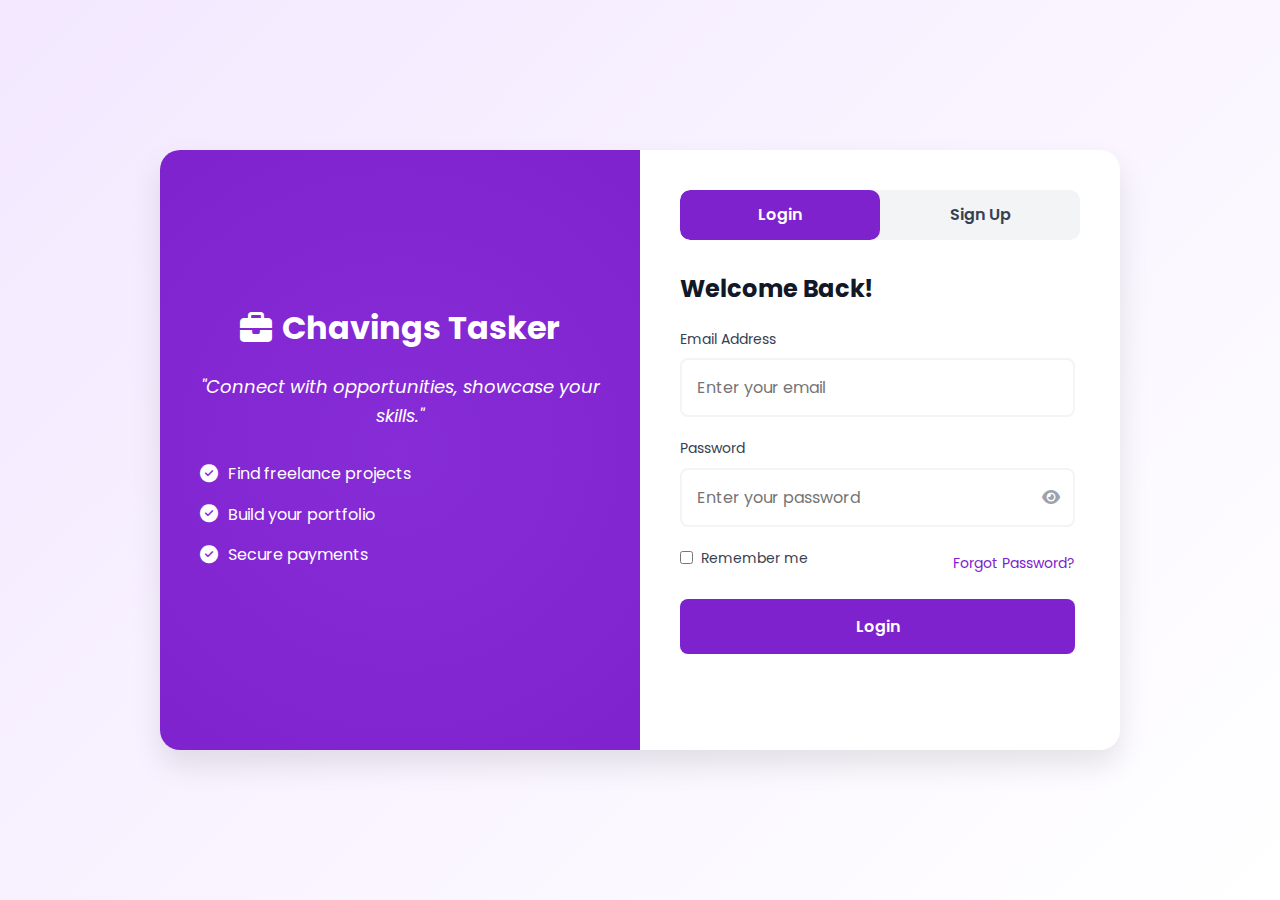
<file: Get-started.html>
<!DOCTYPE html>
<html lang="en">

<head>
    <meta charset="UTF-8">
    <meta name="viewport" content="width=device-width, initial-scale=1.0">
    <title> Chavings Tasker - Login & Signup</title>
    <link href="https://fonts.googleapis.com/css2?family=Poppins:wght@300;400;500;600;700&display=swap"
        rel="stylesheet">
    <link rel="stylesheet" href="https://cdnjs.cloudflare.com/ajax/libs/font-awesome/6.4.0/css/all.min.css">
    <style>
        :root {
            --purple-primary: #7E22CE;
            --purple-light: #A855F7;
            --purple-dark: #581C87;
            --purple-bg: #F3E8FF;
            --white: #FFFFFF;
            --gray-light: #F3F4F6;
            --gray-medium: #9CA3AF;
            --gray-dark: #374151;
            --black: #111827;
        }

        * {
            margin: 0;
            padding: 0;
            box-sizing: border-box;
        }

        body {
            font-family: 'Poppins', sans-serif;
            color: var(--gray-dark);
            line-height: 1.6;
            background: linear-gradient(135deg, var(--purple-bg) 0%, var(--white) 100%);
            min-height: 100vh;
            display: flex;
            align-items: center;
            justify-content: center;
            padding: 20px 0;
        }

        .container {
            max-width: 1000px;
            margin: 0 auto;
            padding: 0 20px;
            width: 100%;
        }

        .auth-container {
            background-color: var(--white);
            border-radius: 20px;
            box-shadow: 0 15px 30px rgba(0, 0, 0, 0.1);
            overflow: hidden;
            display: flex;
            min-height: 600px;
        }

        .auth-image {
            flex: 1;
            background-color: var(--purple-primary);
            display: flex;
            align-items: center;
            justify-content: center;
            padding: 40px;
            color: var(--white);
            position: relative;
            overflow: hidden;
        }

        .auth-image::before {
            content: '';
            position: absolute;
            width: 150%;
            height: 150%;
            background: radial-gradient(circle, var(--purple-light) 0%, transparent 70%);
            opacity: 0.2;
            top: -25%;
            left: -25%;
        }

        .image-content {
            position: relative;
            z-index: 1;
            text-align: center;
        }

        .auth-logo {
            font-size: 32px;
            font-weight: 700;
            margin-bottom: 20px;
            display: flex;
            align-items: center;
            justify-content: center;
        }

        .auth-logo i {
            margin-right: 10px;
        }

        .auth-quote {
            font-size: 18px;
            font-style: italic;
            margin-bottom: 30px;
        }

        .auth-features {
            text-align: left;
            margin-bottom: 30px;
        }

        .auth-feature {
            display: flex;
            align-items: center;
            margin-bottom: 15px;
        }

        .auth-feature i {
            margin-right: 10px;
            font-size: 18px;
        }

        .auth-forms {
            flex: 1;
            padding: 40px;
            position: relative;
            display: flex;
            flex-direction: column;
        }

        .form-toggle {
            display: flex;
            margin-bottom: 30px;
            background-color: var(--gray-light);
            border-radius: 10px;
            overflow: hidden;
            position: relative;
        }

        .toggle-btn {
            flex: 1;
            padding: 12px;
            text-align: center;
            font-weight: 600;
            cursor: pointer;
            position: relative;
            z-index: 1;
            transition: color 0.3s;
        }

        .toggle-btn.active {
            color: var(--white);
        }

        .toggle-indicator {
            position: absolute;
            height: 100%;
            width: 50%;
            background-color: var(--purple-primary);
            border-radius: 10px;
            top: 0;
            left: 0;
            transition: transform 0.3s;
        }

        .form-container {
            flex: 1;
            position: relative;
        }

        .form {
            display: none;
            opacity: 0;
            transition: opacity 0.3s;
            position: absolute;
            width: 100%;
            height: 100%;
            top: 0;
            left: 0;
        }

        .form.active {
            display: block;
            opacity: 1;
            position: relative;
        }

        .form-title {
            font-size: 24px;
            font-weight: 700;
            margin-bottom: 20px;
            color: var(--black);
        }

        .form-content {
            display: flex;
            flex-direction: column;
            height: 100%;
        }

        .form-scroll {
            flex: 1;
            overflow-y: auto;
            padding-right: 5px;
        }

        .form-scroll::-webkit-scrollbar {
            width: 5px;
        }

        .form-scroll::-webkit-scrollbar-track {
            background: var(--gray-light);
            border-radius: 10px;
        }

        .form-scroll::-webkit-scrollbar-thumb {
            background: var(--purple-light);
            border-radius: 10px;
        }

        .form-group {
            margin-bottom: 20px;
        }

        .form-label {
            font-size: 14px;
            margin-bottom: 8px;
            display: block;
            color: var(--gray-dark);
        }

        .form-input {
            width: 100%;
            padding: 15px;
            border: 2px solid var(--gray-light);
            border-radius: 8px;
            font-family: 'Poppins', sans-serif;
            font-size: 16px;
            outline: none;
            transition: border-color 0.3s;
        }

        .form-input:focus {
            border-color: var(--purple-light);
        }

        .input-with-icon {
            position: relative;
        }

        .input-with-icon i {
            position: absolute;
            right: 15px;
            top: 50%;
            transform: translateY(-50%);
            color: var(--gray-medium);
            cursor: pointer;
        }

        .form-options {
            display: flex;
            justify-content: space-between;
            align-items: center;
            margin-bottom: 20px;
            font-size: 14px;
        }

        .checkbox-group {
            display: flex;
            align-items: center;
            margin-bottom: 10px;
        }

        .checkbox-group input {
            margin-right: 8px;
        }

        .forgot-password {
            color: var(--purple-primary);
            text-decoration: none;
            transition: color 0.3s;
        }

        .forgot-password:hover {
            color: var(--purple-dark);
        }

        .btn {
            display: block;
            width: 100%;
            padding: 15px;
            border-radius: 8px;
            font-weight: 600;
            font-size: 16px;
            text-align: center;
            cursor: pointer;
            border: none;
            transition: all 0.3s;
            font-family: 'Poppins', sans-serif;
        }

        .btn-primary {
            background-color: var(--purple-primary);
            color: var(--white);
        }

        .btn-primary:hover {
            background-color: var(--purple-dark);
        }

        .form-group select {
            width: 100%;
            padding: 15px;
            border: 2px solid var(--gray-light);
            border-radius: 8px;
            font-family: 'Poppins', sans-serif;
            font-size: 16px;
            outline: none;
            transition: border-color 0.3s;
            background-color: var(--white);
            -webkit-appearance: none;
            -moz-appearance: none;
            appearance: none;
        }

        .form-group select:focus {
            border-color: var(--purple-light);
        }

        .form-group textarea {
            resize: vertical;
            min-height: 100px;
        }

        @media (max-width: 900px) {
            .container {
                padding: 20px;
            }

            .auth-container {
                flex-direction: column;
            }

            .auth-image {
                display: none;
            }
        }

        @media (max-width: 600px) {
            .auth-forms {
                padding: 30px 20px;
            }

            .form-title {
                font-size: 20px;
            }

            .form-options {
                flex-direction: column;
                align-items: flex-start;
                gap: 10px;
            }
        }
    </style>
</head>

<body>
    <div class="container">
        <div class="auth-container">
            <div class="auth-image">
                <div class="image-content">
                    <div class="auth-logo">
                        <i class="fas fa-briefcase"></i>
                        <span>Chavings Tasker</span>
                    </div>
                    <p class="auth-quote">"Connect with opportunities, showcase your skills."</p>
                    <div class="auth-features">
                        <div class="auth-feature">
                            <i class="fas fa-check-circle"></i>
                            <span>Find freelance projects</span>
                        </div>
                        <div class="auth-feature">
                            <i class="fas fa-check-circle"></i>
                            <span>Build your portfolio</span>
                        </div>
                        <div class="auth-feature">
                            <i class="fas fa-check-circle"></i>
                            <span>Secure payments</span>
                        </div>
                    </div>
                </div>
            </div>
            <div class="auth-forms">
                <div class="form-toggle">
                    <div class="toggle-btn active" id="loginBtn">Login</div>
                    <div class="toggle-btn" id="signupBtn">Sign Up</div>
                    <div class="toggle-indicator"></div>
                </div>
                <div class="form-container">
                    <!-- Login Form -->
                    <form class="form active" id="loginForm">
                        <div class="form-content">
                            <h2 class="form-title">Welcome Back!</h2>
                            <div class="form-scroll">
                                <div class="form-group">
                                    <label class="form-label">Email Address</label>
                                    <input type="email" class="form-input" placeholder="Enter your email" required>
                                </div>
                                <div class="form-group">
                                    <label class="form-label">Password</label>
                                    <div class="input-with-icon">
                                        <input type="password" class="form-input" placeholder="Enter your password"
                                            required>
                                        <i class="fas fa-eye" id="togglePassword"></i>
                                    </div>
                                </div>
                                <div class="form-options">
                                    <div class="checkbox-group">
                                        <input type="checkbox" id="rememberMe">
                                        <label for="rememberMe">Remember me</label>
                                    </div>
                                    <a href="#" class="forgot-password">Forgot Password?</a>
                                </div>
                                <button type="submit" class="btn btn-primary">Login</button>
                            </div>
                        </div>
                    </form>

                    <!-- Signup Form -->
                    <form class="form" id="signupForm">
                        <div class="form-content">
                            <h2 class="form-title">Create Account</h2>
                            <div class="form-scroll">
                                <div class="form-group">
                                    <label class="form-label">Full Name</label>
                                    <input type="text" class="form-input" placeholder="Enter your name" required>
                                </div>
                                <div class="form-group">
                                    <label class="form-label">Email Address</label>
                                    <input type="email" class="form-input" placeholder="Enter your email" required>
                                </div>
                                <div class="form-group">
                                    <label class="form-label">Password</label>
                                    <div class="input-with-icon">
                                        <input type="password" class="form-input" placeholder="Create a password"
                                            required>
                                        <i class="fas fa-eye" id="toggleSignupPassword"></i>
                                    </div>
                                </div>
                                <div class="form-group">
                                    <label class="form-label">Confirm Password</label>
                                    <div class="input-with-icon">
                                        <input type="password" class="form-input" placeholder="Confirm your password"
                                            required>
                                        <i class="fas fa-eye" id="toggleConfirmPassword"></i>
                                    </div>
                                </div>
                                <div class="form-options">
                                    <div class="checkbox-group">
                                        <input type="checkbox" id="termsAgree" required>
                                        <label for="termsAgree">I agree to the Terms & Conditions</label>
                                    </div>
                                </div>
                                <button type="submit" class="btn btn-primary">Sign Up</button>
                            </div>
                        </div>
                    </form>

                    <!-- Questionnaire Form -->
                    <form class="form" id="questionnaireForm">
                        <div class="form-content">
                            <h2 class="form-title">Setup Your Profile</h2>
                            <div class="form-scroll">
                                <div class="form-group">
                                    <label class="form-label">Are you here to?</label>
                                    <select class="form-input" name="role" required>
                                        <option value="">Select your role</option>
                                        <option value="freelancer">Find freelance work</option>
                                        <option value="client">Hire freelancers</option>
                                        <option value="both">Both</option>
                                    </select>
                                </div>
                                <div class="form-group">
                                    <label class="form-label">Primary Skills</label>
                                    <select class="form-input" name="primarySkill" required>
                                        <option value="">Select primary skill</option>
                                        <option value="webdev">Web Development</option>
                                        <option value="design">Graphic Design</option>
                                        <option value="writing">Writing/Content Creation</option>
                                        <option value="marketing">Digital Marketing</option>
                                        <option value="other">Other</option>
                                    </select>
                                </div>
                                <div class="form-group">
                                    <label class="form-label">Experience Level</label>
                                    <select class="form-input" name="experience" required>
                                        <option value="">Select experience level</option>
                                        <option value="beginner">Beginner (0-2 years)</option>
                                        <option value="intermediate">Intermediate (2-5 years)</option>
                                        <option value="expert">Expert (5+ years)</option>
                                    </select>
                                </div>
                                <div class="form-group">
                                    <label class="form-label">Hourly Rate ($)</label>
                                    <input type="number" class="form-input" min="1" placeholder="Enter your hourly rate"
                                        required>
                                </div>
                                <div class="form-group">
                                    <label class="form-label">Tell us about yourself</label>
                                    <textarea class="form-input" rows="4"
                                        placeholder="Briefly describe your experience and skills" required></textarea>
                                </div>
                                <button type="submit" class="btn btn-primary" id="completeProfile">Complete
                                    Profile</button>
                            </div>
                        </div>
                    </form>
                </div>
            </div>
        </div>
    </div>

    <script>
        const loginBtn = document.getElementById('loginBtn');
        const signupBtn = document.getElementById('signupBtn');
        const loginForm = document.getElementById('loginForm');
        const signupForm = document.getElementById('signupForm');
        const questionnaireForm = document.getElementById('questionnaireForm');
        const toggleIndicator = document.querySelector('.toggle-indicator');

        // Show login form by default
        loginForm.classList.add('active');

        // Toggle between login and signup
        loginBtn.addEventListener('click', (e) => {
            e.preventDefault();
            loginBtn.classList.add('active');
            signupBtn.classList.remove('active');
            loginForm.classList.add('active');
            signupForm.classList.remove('active');
            questionnaireForm.classList.remove('active');
            toggleIndicator.style.transform = 'translateX(0)';
        });

        signupBtn.addEventListener('click', (e) => {
            e.preventDefault();
            signupBtn.classList.add('active');
            loginBtn.classList.remove('active');
            signupForm.classList.add('active');
            loginForm.classList.remove('active');
            questionnaireForm.classList.remove('active');
            toggleIndicator.style.transform = 'translateX(100%)';
        });

        // Handle signup form submission
        signupForm.addEventListener('submit', (e) => {
            e.preventDefault();
            signupForm.classList.remove('active');
            questionnaireForm.classList.add('active');
            loginBtn.classList.remove('active');
            signupBtn.classList.remove('active');
            toggleIndicator.style.display = 'none';
        });

        // Handle questionnaire form submission
        questionnaireForm.addEventListener('submit', (e) => {
            e.preventDefault();
            questionnaireForm.classList.remove('active');
            loginForm.classList.add('active');
            loginBtn.classList.add('active');
            signupBtn.classList.remove('active');
            toggleIndicator.style.display = 'block';
            toggleIndicator.style.transform = 'translateX(0)';
            alert('Profile setup completed! Welcome to FreelanceHub!');
        });

        // Handle login form submission (just for demo)
        loginForm.addEventListener('submit', (e) => {
            e.preventDefault();
            alert('Login successful! (This is a demo)');
        });

        // Toggle password visibility
        const togglePassword = document.getElementById('togglePassword');
        const toggleSignupPassword = document.getElementById('toggleSignupPassword');
        const toggleConfirmPassword = document.getElementById('toggleConfirmPassword');

        function togglePasswordVisibility(toggleBtn) {
            toggleBtn.addEventListener('click', () => {
                const input = toggleBtn.previousElementSibling;
                const type = input.getAttribute('type') === 'password' ? 'text' : 'password';
                input.setAttribute('type', type);
                toggleBtn.classList.toggle('fa-eye');
                toggleBtn.classList.toggle('fa-eye-slash');
            });
        }

        togglePasswordVisibility(togglePassword);
        togglePasswordVisibility(toggleSignupPassword);
        togglePasswordVisibility(toggleConfirmPassword);
    </script>
</body>

</html>
</file>
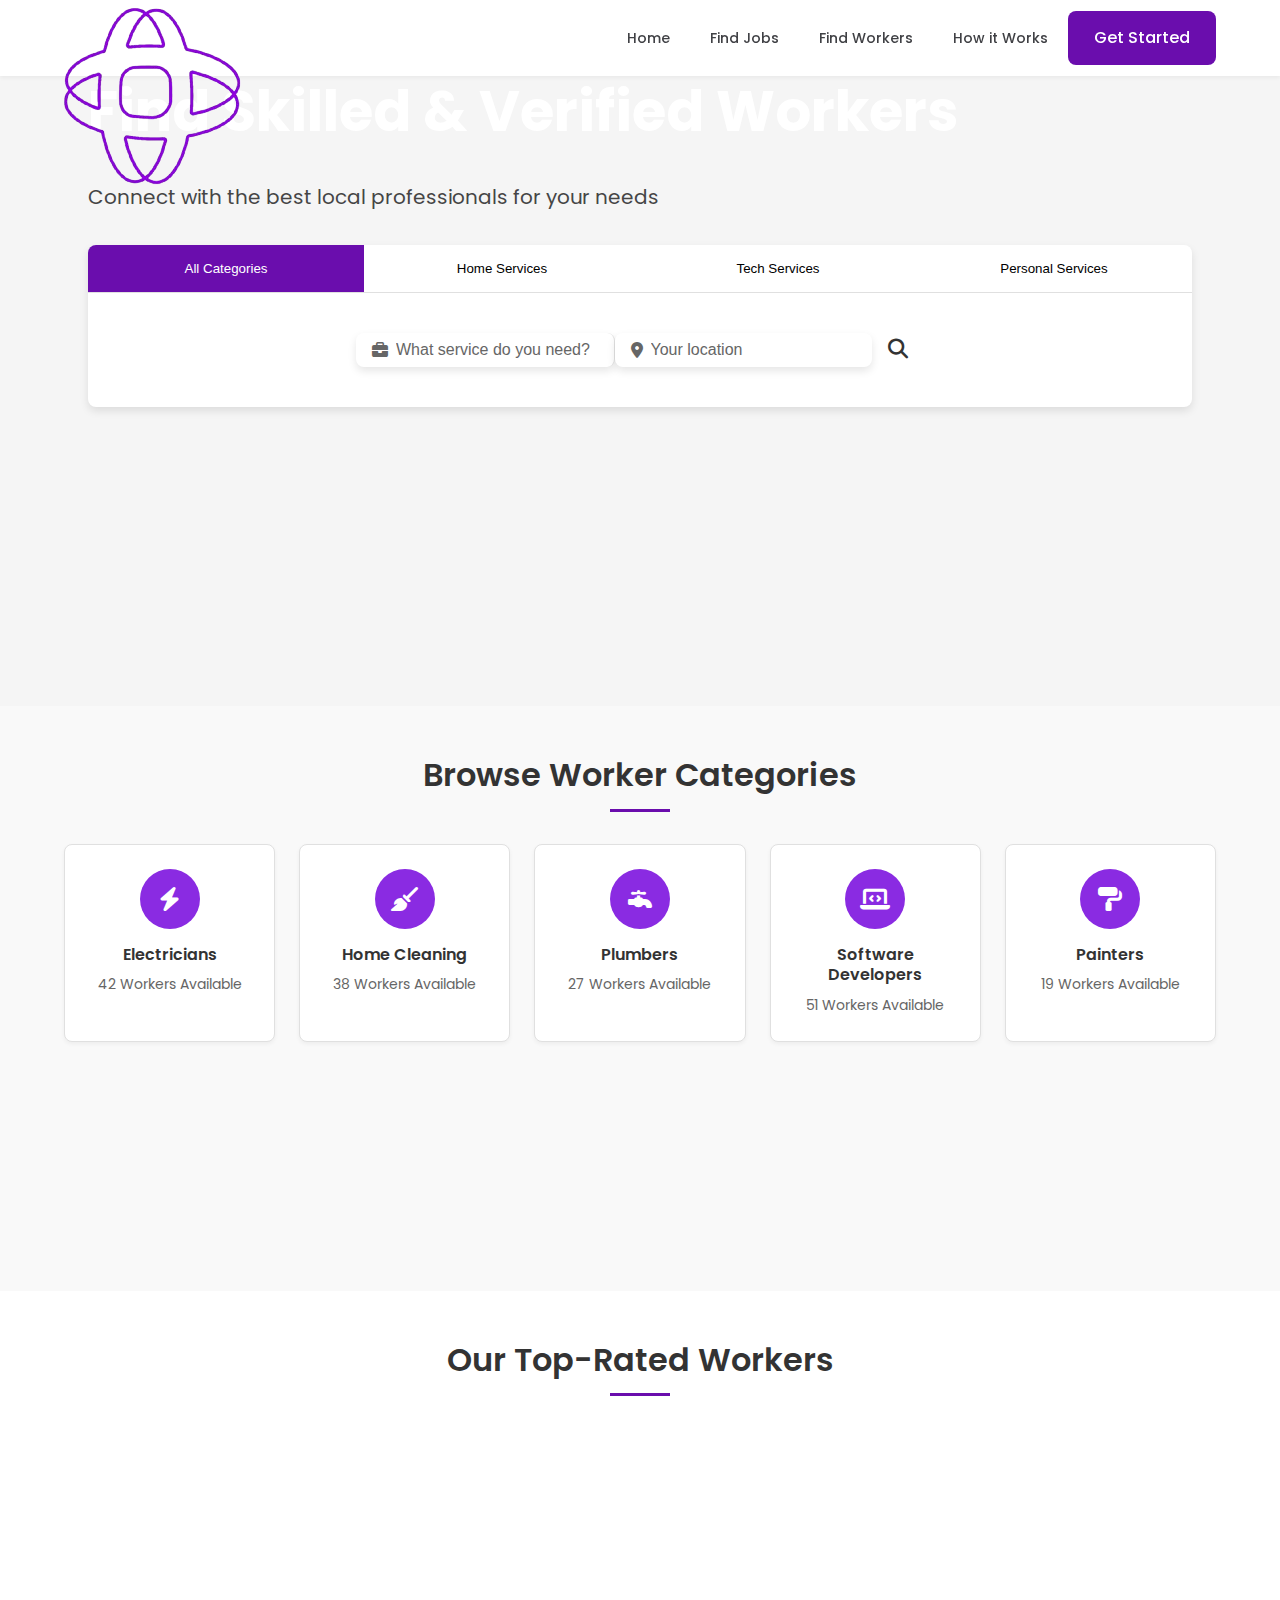
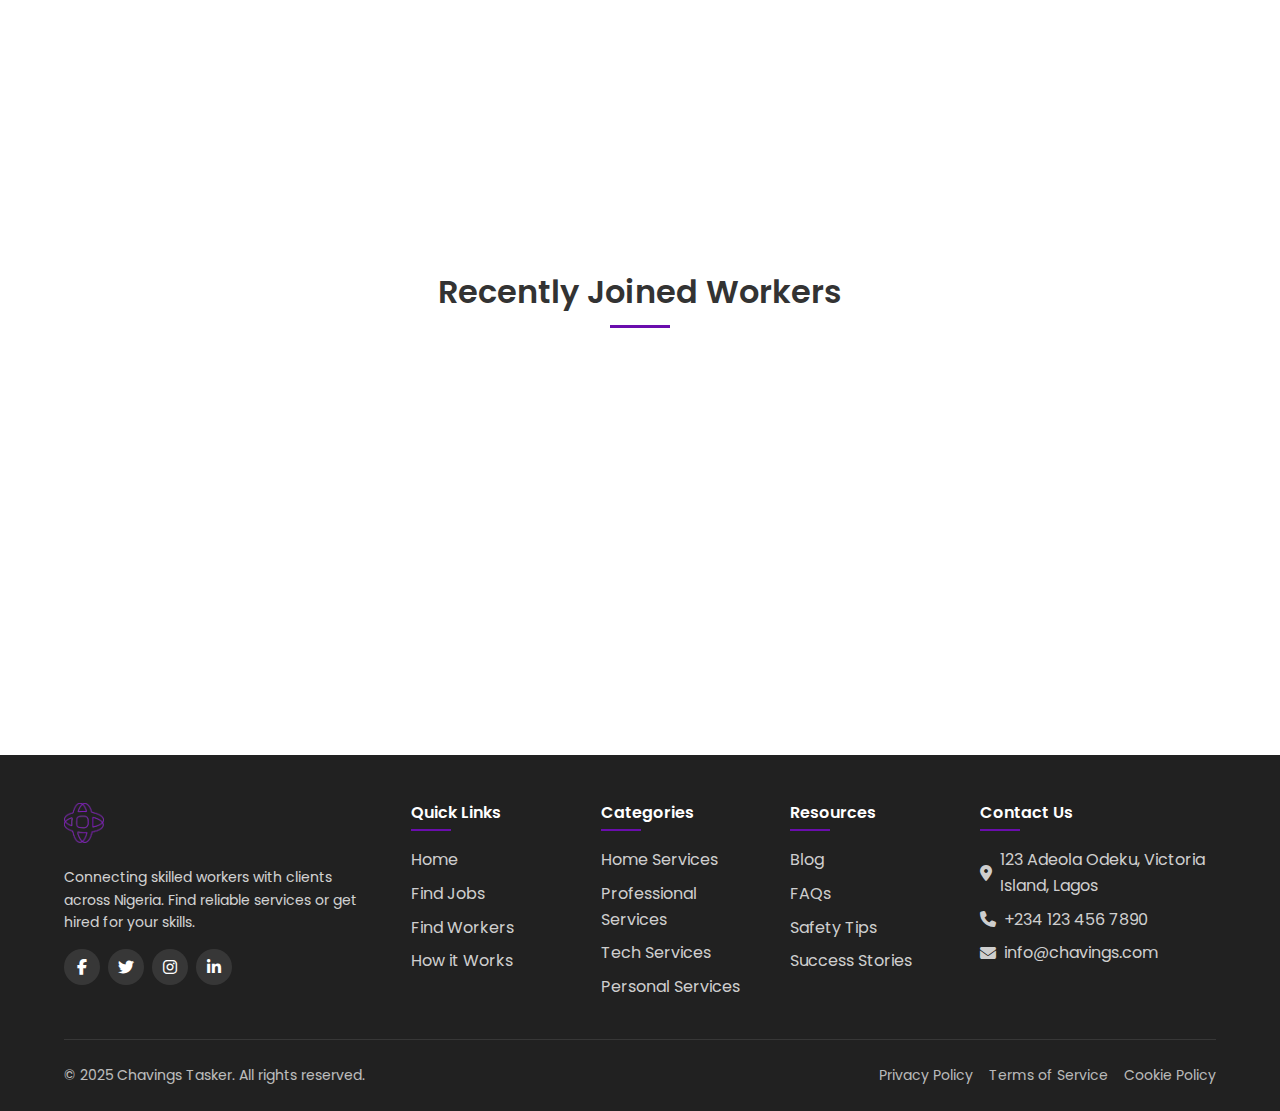
<file: workers.html>
<!DOCTYPE html>
<html lang="en">

<head>
    <meta charset="UTF-8">
    <meta name="viewport" content="width=device-width, initial-scale=1.0">
    <title>Chavings Tasker - Find Local Workers & Services</title>
    <link rel="stylesheet" href="main.css">
    <link rel="stylesheet" href="components.css">
    <link rel="stylesheet" href="https://cdnjs.cloudflare.com/ajax/libs/font-awesome/6.4.0/css/all.min.css">
    <link href="https://fonts.googleapis.com/css2?family=Poppins:wght@300;400;500;600;700&display=swap"
        rel="stylesheet">
</head>

<body>
    <!-- Header Section -->
    <header class="main-header">
        <div class="container">
            <div class="logo">
                <img src="chaving logopurplr.png" alt="Chavings Logo">
            </div>
            <nav class="main-nav">
                <ul>
                    <li><a href="index.html">Home</a></li>
                    <li><a href="job-search.html">Find Jobs</a></li>
                    <li><a href="workers.html" class="active">Find Workers</a></li>
                    <li><a href="how-it-works.html">How it Works</a></li>
                </ul>
            </nav>
            <div class="auth-buttons">
                <a href="Get-started.html" class="btn btn-primary">Get Started</a>
            </div>
            <div class="mobile-menu-toggle">
                <i class="fas fa-bars"></i>
            </div>
        </div>
    </header>

    <!-- Hero Section for Workers -->
    <section class="hero-section">
        <div class="container">
            <div class="hero-content">
                <h1>Find Skilled & Verified Workers</h1>
                <p>Connect with the best local professionals for your needs</p>

                <!-- Search Box for Workers -->
                <div class="search-container">
                    <div class="search-tabs">
                        <button class="tab active">All Categories</button>
                        <button class="tab">Home Services</button>
                        <button class="tab">Tech Services</button>
                        <button class="tab">Personal Services</button>
                    </div>
                    <div class="search-box">
                        <div class="search-group">
                            <i class="fas fa-briefcase"></i>
                            <input type="text" placeholder="What service do you need?">
                        </div>
                        <div class="search-group">
                            <i class="fas fa-map-marker-alt"></i>
                            <input type="text" placeholder="Your location">
                        </div>
                        <button class="btn-search">
                            <i class="fas fa-search"></i>
                        </button>
                    </div>
                </div>
            </div>
        </div>
    </section>

<!-- Categories Section -->
<section class="categories-section bg-light">
    <div class="container">
        <h2 class="section-title">Browse Worker Categories</h2>
        <div class="categories-grid">
            <a href="#" class="category-card">
                <div class="category-icon">
                    <i class="fas fa-bolt"></i>
                </div>
                <h3>Electricians</h3>
                <p>42 Workers Available</p>
            </a>
            <a href="#" class="category-card">
                <div class="category-icon">
                    <i class="fas fa-broom"></i>
                </div>
                <h3>Home Cleaning</h3>
                <p>38 Workers Available</p>
            </a>
            <a href="#" class="category-card">
                <div class="category-icon">
                    <i class="fas fa-faucet"></i>
                </div>
                <h3>Plumbers</h3>
                <p>27 Workers Available</p>
            </a>
            <a href="#" class="category-card">
                <div class="category-icon">
                    <i class="fas fa-laptop-code"></i>
                </div>
                <h3>Software Developers</h3>
                <p>51 Workers Available</p>
            </a>
            <a href="#" class="category-card">
                <div class="category-icon">
                    <i class="fas fa-paint-roller"></i>
                </div>
                <h3>Painters</h3>
                <p>19 Workers Available</p>
            </a>
            <a href="#" class="category-card">
                <div class="category-icon">
                    <i class="fas fa-utensils"></i>
                </div>
                <h3>Chefs & Cooks</h3>
                <p>33 Workers Available</p>
            </a>
        </div>
    </div>
</section>

    <!-- Featured Workers Section -->
    <section class="featured-section">
        <div class="container">
            <h2 class="section-title">Our Top-Rated Workers</h2>
            <div class="workers-grid">
                <div class="worker-card">
                    <div class="worker-verified">
                        <i class="fas fa-check-circle"></i> Verified
                    </div>
                    <div class="worker-image">
                        <img src="ade.jpg" alt="Adejare Akolawole">
                    </div>
                    <div class="worker-info">
                        <h3>Adejare Akolawole</h3>
                        <p class="worker-job">Electrician</p>
                        <div class="worker-rating">
                            <i class="fas fa-star"></i>
                            <span>4.8 (56 reviews)</span>
                        </div>
                        <div class="worker-location">
                            <i class="fas fa-map-marker-alt"></i>
                            <span>Lagos, Nigeria</span>
                        </div>
                        <a href="worker-profile.html" class="btn btn-outline btn-sm">View Profile</a>
                    </div>
                </div>
                <div class="worker-card">
                    <div class="worker-verified">
                        <i class="fas fa-check-circle"></i> Verified
                    </div>
                    <div class="worker-image">
                        <img src="adeniji daniel.jpg" alt="Adeniji Daniel">
                    </div>
                    <div class="worker-info">
                        <h3>Adeniji Daniel</h3>
                        <p class="worker-job">Home Cleaner</p>
                        <div class="worker-rating">
                            <i class="fas fa-star"></i>
                            <span>4.9 (42 reviews)</span>
                        </div>
                        <div class="worker-location">
                            <i class="fas fa-map-marker-alt"></i>
                            <span>Abuja, Nigeria</span>
                        </div>
                        <a href="worker-profile.html" class="btn btn-outline btn-sm">View Profile</a>
                    </div>
                </div>
                <div class="worker-card">
                    <div class="worker-verified">
                        <i class="fas fa-check-circle"></i> Verified
                    </div>
                    <div class="worker-image">
                        <img src="tofunmi.jpg" alt="Emeka Nwanze">
                    </div>
                    <div class="worker-info">
                        <h3>Emeka Nwanze</h3>
                        <p class="worker-job">Plumber</p>
                        <div class="worker-rating">
                            <i class="fas fa-star"></i>
                            <span>4.7 (38 reviews)</span>
                        </div>
                        <div class="worker-location">
                            <i class="fas fa-map-marker-alt"></i>
                            <span>Port Harcourt, Nigeria</span>
                        </div>
                        <a href="worker-profile.html" class="btn btn-outline btn-sm">View Profile</a>
                    </div>
                </div>
                <div class="worker-card">
                    <div class="worker-verified">
                        <i class="fas fa-check-circle"></i> Verified
                    </div>
                    <div class="worker-image">
                        <img src="jerry.jpg" alt="Jeremiah">
                    </div>
                    <div class="worker-info">
                        <h3>Jeremiah</h3>
                        <p class="worker-job">Mobile Developer</p>
                        <div class="worker-rating">
                            <i class="fas fa-star"></i>
                            <span>4.9 (27 reviews)</span>
                        </div>
                        <div class="worker-location">
                            <i class="fas fa-map-marker-alt"></i>
                            <span>Lagos, Nigeria</span>
                        </div>
                        <a href="worker-profile.html" class="btn btn-outline btn-sm">View Profile</a>
                    </div>
                </div>
            </div>
        </div>
    </section>

    <!-- Popular Workers Section -->
    <section class="featured-section bg-light">
        <div class="container">
            <h2 class="section-title">Recently Joined Workers</h2>
            <div class="workers-grid">
                <div class="worker-card">
                    <div class="worker-verified">
                        <i class="fas fa-check-circle"></i> Verified
                    </div>
                    <div class="worker-image">
                        <img src="jerry.jpg" alt="Oluwaseun Adeyemi">
                    </div>
                    <div class="worker-info">
                        <h3>Oluwaseun Adeyemi</h3>
                        <p class="worker-job">Web Developer</p>
                        <div class="worker-rating">
                            <i class="fas fa-star"></i>
                            <span>4.6 (12 reviews)</span>
                        </div>
                        <div class="worker-location">
                            <i class="fas fa-map-marker-alt"></i>
                            <span>Lagos, Nigeria</span>
                        </div>
                        <a href="worker-profile.html" class="btn btn-outline btn-sm">View Profile</a>
                    </div>
                </div>
                <div class="worker-card">
                    <div class="worker-verified">
                        <i class="fas fa-check-circle"></i> Verified
                    </div>
                    <div class="worker-image">
                        <img src="ade.jpg" alt="Chiamaka Okafor">
                    </div>
                    <div class="worker-info">
                        <h3>Chiamaka Okafor</h3>
                        <p class="worker-job">Interior Designer</p>
                        <div class="worker-rating">
                            <i class="fas fa-star"></i>
                            <span>4.8 (18 reviews)</span>
                        </div>
                        <div class="worker-location">
                            <i class="fas fa-map-marker-alt"></i>
                            <span>Enugu, Nigeria</span>
                        </div>
                        <a href="worker-profile.html" class="btn btn-outline btn-sm">View Profile</a>
                    </div>
                </div>
                <div class="worker-card">
                    <div class="worker-verified">
                        <i class="fas fa-check-circle"></i> Verified
                    </div>
                    <div class="worker-image">
                        <img src="tofunmi.jpg" alt="Ibrahim Musa">
                    </div>
                    <div class="worker-info">
                        <h3>Ibrahim Musa</h3>
                        <p class="worker-job">Carpenter</p>
                        <div class="worker-rating">
                            <i class="fas fa-star"></i>
                            <span>4.5 (21 reviews)</span>
                        </div>
                        <div class="worker-location">
                            <i class="fas fa-map-marker-alt"></i>
                            <span>Kano, Nigeria</span>
                        </div>
                        <a href="worker-profile.html" class="btn btn-outline btn-sm">View Profile</a>
                    </div>
                </div>
                <div class="worker-card">
                    <div class="worker-verified">
                        <i class="fas fa-check-circle"></i> Verified
                    </div>
                    <div class="worker-image">
                        <img src="adeniji daniel.jpg" alt="Tolu Bakare">
                    </div>
                    <div class="worker-info">
                        <h3>Tolu Bakare</h3>
                        <p class="worker-job">Graphic Designer</p>
                        <div class="worker-rating">
                            <i class="fas fa-star"></i>
                            <span>4.7 (15 reviews)</span>
                        </div>
                        <div class="worker-location">
                            <i class="fas fa-map-marker-alt"></i>
                            <span>Ibadan, Nigeria</span>
                        </div>
                        <a href="worker-profile.html" class="btn btn-outline btn-sm">View Profile</a>
                    </div>
                </div>
            </div>
          
        </div>
    </section>

   

    <!-- Footer -->
    <footer class="main-footer">
        <div class="container">
            <div class="footer-grid">
                <div class="footer-logo">
                    <img src="chaving logopurplr.png" alt="Chavings Logo">
                    <p>Connecting skilled workers with clients across Nigeria. Find reliable services or get hired for
                        your skills.</p>
                    <div class="social-links">
                        <a href="#"><i class="fab fa-facebook-f"></i></a>
                        <a href="#"><i class="fab fa-twitter"></i></a>
                        <a href="#"><i class="fab fa-instagram"></i></a>
                        <a href="#"><i class="fab fa-linkedin-in"></i></a>
                    </div>
                </div>
                <div class="footer-links">
                    <h3>Quick Links</h3>
                    <ul>
                        <li><a href="index.html">Home</a></li>
                        <li><a href="job-search.html">Find Jobs</a></li>
                        <li><a href="workers.html">Find Workers</a></li>
                        <li><a href="how-it-works.html">How it Works</a></li>
                    </ul>
                </div>
                <div class="footer-links">
                    <h3>Categories</h3>
                    <ul>
                        <li><a href="#">Home Services</a></li>
                        <li><a href="#">Professional Services</a></li>
                        <li><a href="#">Tech Services</a></li>
                        <li><a href="#">Personal Services</a></li>
                    </ul>
                </div>
                <div class="footer-links">
                    <h3>Resources</h3>
                    <ul>
                        <li><a href="#">Blog</a></li>
                        <li><a href="#">FAQs</a></li>
                        <li><a href="#">Safety Tips</a></li>
                        <li><a href="#">Success Stories</a></li>
                    </ul>
                </div>
                <div class="footer-contact">
                    <h3>Contact Us</h3>
                    <p><i class="fas fa-map-marker-alt"></i> 123 Adeola Odeku, Victoria Island, Lagos</p>
                    <p><i class="fas fa-phone"></i> +234 123 456 7890</p>
                    <p><i class="fas fa-envelope"></i> info@chavings.com</p>
                </div>
            </div>
            <div class="footer-bottom">
                <p>&copy; 2025 Chavings Tasker. All rights reserved.</p>
                <div class="footer-legal">
                    <a href="#">Privacy Policy</a>
                    <a href="#">Terms of Service</a>
                    <a href="#">Cookie Policy</a>
                </div>
            </div>
        </div>
    </footer>

    <!-- JavaScript -->
    <script src="main.js"></script>
</body>

</html>
</file>
<file: main.css>
:root {
    --primary-color: #6A0DAD;
    --primary-light: #8A2BE2;
    --primary-dark: #4B0082;
    --secondary-color: #FFD700;
    --secondary-light: #FFDF33;
    --secondary-dark: #E6C200;
    --accent-color: #F5F5F5;
    --dark-color: #212121;
    --text-color: #333333;
    --text-light: #666666;
    --border-color: #E0E0E0;
    --light-bg: #F9F9F9;
    --success: #28A745;
    --warning: #FFC107;
    --danger: #DC3545;
    --info: #17A2B8;
    --spacing-xs: 0.25rem;
    --spacing-sm: 0.5rem;
    --spacing-md: 1rem;
    --spacing-lg: 1.5rem;
    --spacing-xl: 2rem;
    --spacing-xxl: 3rem;
    --border-radius-sm: 4px;
    --border-radius-md: 8px;
    --border-radius-lg: 16px;
    --shadow-sm: 0 2px 4px rgba(0, 0, 0, 0.05);
    --shadow-md: 0 4px 8px rgba(0, 0, 0, 0.1);
    --shadow-lg: 0 8px 16px rgba(0, 0, 0, 0.1);
    --font-size-xs: 0.75rem;
    --font-size-sm: 0.875rem;
    --font-size-md: 1rem;
    --font-size-lg: 1.25rem;
    --font-size-xl: 1.5rem;
    --font-size-xxl: 2rem;
    --font-size-xxxl: 2.5rem;
    --font-size-hero: 3.5rem;
    --container-width: 1200px;
}

[data-theme="dark"] {
    --primary-color: #8A2BE2;
    --primary-light: #B266FF;
    --primary-dark: #6A0DAD;
    --secondary-color: #FFD700;
    --secondary-light: #FFDF33;
    --secondary-dark: #E6C200;
    --accent-color: #1A1A1A;
    --dark-color: #F5F5F5;
    --text-color: #E0E0E0;
    --text-light: #B0B0B0;
    --border-color: #404040;
    --light-bg: #252525;
}

* {
    margin: 0;
    padding: 0;
    box-sizing: border-box;
}

html {
    font-size: 16px;
    scroll-behavior: smooth;
}

body {
    font-family: 'Poppins', sans-serif;
    line-height: 1.6;
    color: var(--text-color);
    background-color: var(--accent-color);
    transition: background-color 0.3s ease, color 0.3s ease;
}

a {
    text-decoration: none;
    color: #404145;
    transition: color 0.3s ease;
}

a:hover {
    color: var(--primary-color);
}

.container {
    width: 100%;
    max-width: var(--container-width);
    margin: 0 auto;
    padding: 0 var(--spacing-lg);
}

h1, h2, h3, h4 {
    margin-bottom: var(--spacing-md);
    font-weight: 600;
    line-height: 1.3;
    color: var(--text-color);
}

h1 { font-size: var(--font-size-xxxl); }
h2 { font-size: var(--font-size-xxl); }
h3 { font-size: var(--font-size-xl); }
h4 { font-size: var(--font-size-md); }
p { margin-bottom: var(--spacing-md); }

.btn {
    display: inline-block;
    padding: 0.75rem 1.5rem;
    font-size: var(--font-size-md);
    font-weight: 500;
    border-radius: var(--border-radius-md);
    cursor: pointer;
    transition: all 0.3s ease;
    text-align: center;
    border: 2px solid transparent;
}

.btn:focus {
    outline: 3px solid var(--primary-light);
    outline-offset: 2px;
}

.btn-primary {
    background-color: var(--primary-color);
    color: white;
}

.btn-primary:hover {
    background-color: var(--primary-dark);
}

[data-theme="dark"] .btn-primary:hover {
    background-color: var(--primary-light);
}

.btn-secondary {
    background-color: var(--secondary-color);
    color: var(--text-color);
}

.btn-secondary:hover {
    background-color: var(--secondary-dark);
}

.btn-outline {
    background-color: transparent;
    border: 2px solid var(--primary-color);
    color: var(--primary-color);
}

[data-theme="dark"] .btn-outline {
    color: var(--text-light);
}

.btn-outline:hover {
    background-color: var(--primary-color);
    color: white;
}

.btn-join {
    background-color: transparent;
    border: 1px solid var(--primary-color);
    color: var(--primary-color);
    padding: 0.5rem 1.25rem;
    font-size: var(--font-size-sm);
}

.btn-join:hover {
    background-color: var(--primary-color);
    color: white;
}

.btn-search {
    background-color: transparent;
    color: var(--text-color);
    padding: 0 var(--spacing-md);
    border: none;
    font-size: 1.25rem;
}

.btn-search:hover {
    color: var(--primary-color);
}

.btn-sm {
    padding: 0.5rem 1rem;
    font-size: var(--font-size-sm);
    background-color: var(--primary-color);
    color: white;
    border: none;
}

.btn-sm:hover {
    background-color: var(--primary-dark);
}

/* Loading Overlay */
.loading-overlay {
    position: fixed;
    top: 0;
    left: 0;
    width: 100%;
    height: 100%;
    background: rgba(255, 255, 255, 0.9);
    display: flex;
    align-items: center;
    justify-content: center;
    z-index: 9999;
    transition: opacity 0.5s ease;
}

[data-theme="dark"] .loading-overlay {
    background: rgba(26, 26, 26, 0.9);
}

.spinner {
    width: 50px;
    height: 50px;
    border: 5px solid var(--primary-color);
    border-top: 5px solid transparent;
    border-radius: 50%;
    animation: spin 1s linear infinite;
}

@keyframes spin {
    0% { transform: rotate(0deg); }
    100% { transform: rotate(360deg); }
}

/* Main Header */
.main-header {
    background-color: rgba(255, 255, 255, 0.95);
    color: var(--text-color);
    box-shadow: var(--shadow-sm);
    padding: 0.5rem 0;
    position: sticky;
    top: 0;
    z-index: 1000;
    transition: transform 0.3s ease;
    backdrop-filter: blur(10px);
}

[data-theme="dark"] .main-header {
    background-color: rgba(26, 26, 26, 0.95);
}

.main-header.sticky {
    box-shadow: var(--shadow-md);
}

.main-header.hide {
    transform: translateY(-100%);
}

.main-header .container {
    display: flex;
    align-items: center;
    justify-content: space-between;
}

.logo {
    position: relative;
    width: 60px;
    height: 60px;
}

.logo-canvas {
    width: 100%;
    height: 100%;
}

.logo-fallback {
    width: 100%;
    height: 100%;
    object-fit: contain;
}

.main-nav {
    margin-left: auto;
    display: flex;
    align-items: center;
}

.main-nav ul {
    display: flex;
    align-items: center;
    list-style: none;
}

.main-nav ul li {
    margin: 0 var(--spacing-sm);
}

.main-nav ul li a {
    color: #404145;
    font-weight: 500;
    font-size: var(--font-size-sm);
    padding: 0.5rem 0.75rem;
    transition: color 0.3s ease;
}

.main-nav ul li a:hover {
    color: var(--primary-color);
}

.main-nav ul li.dropdown {
    position: relative;
}

.main-nav ul li.dropdown .dropdown-toggle {
    display: flex;
    align-items: center;
    gap: 0.25rem;
}

.main-nav ul li.dropdown .dropdown-menu {
    display: none;
    position: absolute;
    top: 100%;
    left: 0;
    background-color: white;
    box-shadow: var(--shadow-md);
    border-radius: var(--border-radius-sm);
    list-style: none;
    padding: var(--spacing-sm) 0;
    min-width: 150px;
}

[data-theme="dark"] .main-nav ul li.dropdown .dropdown-menu {
    background-color: #2A2A2A;
}

.main-nav ul li.dropdown:hover .dropdown-menu {
    display: block;
}

.main-nav ul li.dropdown .dropdown-menu li {
    margin: 0;
}

.main-nav ul li.dropdown .dropdown-menu li a {
    padding: var(--spacing-sm) var(--spacing-md);
    display: block;
    font-size: var(--font-size-sm);
}

.main-nav ul li.dropdown .dropdown-menu li a:hover {
    background-color: var(--light-bg);
    color: var(--primary-color);
}

.main-nav ul li.language-selector a {
    display: flex;
    align-items: center;
    gap: 0.25rem;
}

.main-nav.active {
    display: block;
    position: fixed;
    top: 0;
    left: 0;
    width: 100%;
    height: 100%;
    background-color: white;
    padding: var(--spacing-xl) var(--spacing-md);
    z-index: 999;
}

[data-theme="dark"] .main-nav.active {
    background-color: #1A1A1A;
}

.main-nav.active ul {
    flex-direction: column;
    align-items: flex-start;
    gap: var(--spacing-md);
}

.main-nav.active ul li {
    margin: 0;
}

.main-nav.active ul li a {
    font-size: var(--font-size-md);
}

.main-nav.active ul li.dropdown .dropdown-menu {
    position: static;
    box-shadow: none;
    padding: var(--spacing-sm) var(--spacing-md);
}

.auth-buttons {
    display: flex;
    gap: var(--spacing-md);
}

.mobile-menu-toggle {
    display: none;
    font-size: 1.5rem;
    cursor: pointer;
    color: var(--text-color);
}

.dark-mode-toggle {
    background: transparent;
    border: 2px solid var(--primary-color);
    padding: 0.5rem;
    border-radius: var(--border-radius-md);
    cursor: pointer;
    font-size: 1rem;
    color: var(--text-color);
    transition: all 0.3s ease;
}

.dark-mode-toggle:hover {
    background-color: var(--primary-color);
    color: white;
}

/* Hero Section */
.hero-section {
    position: relative;
    min-height: 70vh;
    overflow: hidden;
}

.hero-video-container {
    position: relative;
    min-height: 70vh;
    display: flex;
    flex-direction: column;
    align-items: center;
    justify-content: center;
    text-align: center;
    padding: var(--spacing-xl) 0;
}

.hero-video {
    position: absolute;
    top: 0;
    left: 0;
    width: 100%;
    height: 100%;
    object-fit: cover;
    z-index: -1;
}

.hero-overlay {
    position: absolute;
    top: 0;
    left: 0;
    width: 100%;
    height: 100%;
    background: linear-gradient(135deg, rgba(106, 13, 173, 0.7), rgba(255, 215, 0, 0.3));
    z-index: -1;
}

[data-theme="dark"] .hero-overlay {
    background: linear-gradient(135deg, rgba(138, 43, 226, 0.7), rgba(255, 215, 0, 0.4));
}

.hero-content {
    position: relative;
    width: 100%;
    max-width: var(--container-width);
    padding: 0 var(--spacing-lg);
}

.hero-content h1 {
    font-size: var(--font-size-hero);
    color: white;
    margin-bottom: var(--spacing-xl);
    font-weight: 700;
}

.dynamic-tagline {
    display: inline-block;
    min-height: 60px;
    vertical-align: middle;
    transition: opacity 0.5s ease;
}

.search-box {
    display: flex;
    max-width: 600px;
    width: 100%;
    margin: var(--spacing-lg) auto;
    position: relative;
}

.search-group {
    flex: 1;
    display: flex;
    align-items: center;
    background-color: white;
    border-radius: var(--border-radius-md);
    box-shadow: var(--shadow-md);
    padding: 0 var(--spacing-md);
    position: relative;
}

[data-theme="dark"] .search-group {
    background-color: #2A2A2A;
}

.search-group input {
    border: none;
    outline: none;
    width: 100%;
    font-size: var(--font-size-md);
    padding: var(--spacing-md) 0;
    color: var(--text-color);
}

.search-group input::placeholder {
    color: var(--text-light);
}

.search-group input.error {
    border: 2px solid var(--danger);
}

.error-message {
    position: absolute;
    bottom: -1.5rem;
    left: var(--spacing-md);
    color: var(--danger);
    font-size: var(--font-size-sm);
}

.search-suggestions {
    position: absolute;
    top: 100%;
    left: 0;
    width: 100%;
    background-color: white;
    border-radius: var(--border-radius-md);
    box-shadow: var(--shadow-md);
    max-height: 200px;
    overflow-y: auto;
    z-index: 10;
    display: none;
}

[data-theme="dark"] .search-suggestions {
    background-color: #2A2A2A;
}

.search-suggestions.show {
    display: block;
}

.search-suggestions div {
    padding: var(--spacing-sm) var(--spacing-md);
    cursor: pointer;
    transition: background-color 0.3s ease;
}

.search-suggestions div:hover {
    background-color: var(--light-bg);
}

.hero-buttons {
    margin-bottom: var(--spacing-lg);
}

.suggestions {
    display: flex;
    flex-wrap: wrap;
    gap: var(--spacing-sm);
    justify-content: center;
    margin-top: var(--spacing-md);
    margin-bottom: var(--spacing-lg);
}

.suggestion-link {
    background-color: rgba(255, 255, 255, 0.9);
    color: var(--text-color);
    padding: 0.5rem 1rem;
    border-radius: 20px;
    font-size: var(--font-size-sm);
    display: flex;
    align-items: center;
    gap: 0.5rem;
    transition: background-color 0.3s ease;
}

[data-theme="dark"] .suggestion-link {
    background-color: rgba(42, 42, 42, 0.9);
}

.suggestion-link:hover {
    background-color: white;
    color: var(--primary-color);
}

[data-theme="dark"] .suggestion-link:hover {
    background-color: #2A2A2A;
}

.trusted-by {
    position: absolute;
    bottom: var(--spacing-lg);
    left: 50%;
    transform: translateX(-50%);
    display: flex;
    align-items: center;
    gap: var(--spacing-md);
    z-index: 1;
    width: 100%;
    max-width: var(--container-width);
    padding: 0 var(--spacing-lg);
    overflow-x: auto;
    white-space: nowrap;
}

.trusted-by h3 {
    font-size: var(--font-size-md);
    font-weight: 400;
    color: #B5B6BA;
}

.trusted-logos {
    display: flex;
    align-items: center;
    gap: var(--spacing-md);
}

.trusted-logos span {
    font-size: var(--font-size-md);
    font-weight: 500;
    color: white;
    opacity: 0.8;
    transition: opacity 0.3s ease;
}

.trusted-logos span:hover {
    opacity: 1;
}

/* Categories Section */
.categories-section {
    padding: var(--spacing-xl) 0;
    background-color: var(--light-bg);
}

.category-filters {
    display: flex;
    justify-content: center;
    gap: var(--spacing-md);
    margin-bottom: var(--spacing-lg);
}

.filter-btn {
    background-color: transparent;
    border: 2px solid var(--border-color);
    padding: 0.5rem 1rem;
    border-radius: var(--border-radius-md);
    font-size: var(--font-size-sm);
    color: var(--text-color);
    cursor: pointer;
    transition: all 0.3s ease;
}

.filter-btn:hover {
    border-color: var(--primary-color);
    color: var(--primary-color);
}

.filter-btn.active {
    background-color: var(--primary-color);
    border-color: var(--primary-color);
    color: white;
}

.categories-grid {
    display: grid;
    grid-template-columns: repeat(auto-fill, minmax(220px, 1fr));
    gap: var(--spacing-lg);
}

.category-card {
    background-color: white;
    border: 1px solid var(--border-color);
    border-radius: var(--border-radius-md);
    box-shadow: var(--shadow-sm);
    padding: var(--spacing-lg);
    text-align: center;
    transition: all 0.3s ease;
    opacity: 0;
    transform: translateY(20px);
    position: relative;
    overflow: hidden;
}

[data-theme="dark"] .category-card {
    background-color: #2A2A2A;
    border-color: var(--border-color);
}

.category-card.hidden {
    display: none;
}

.category-card::before {
    content: '';
    position: absolute;
    top: 0;
    left: 0;
    width: 100%;
    height: 4px;
    background: linear-gradient(90deg, var(--primary-color), var(--primary-light));
    opacity: 0;
    transition: opacity 0.3s ease;
}

.category-card:hover::before {
    opacity: 1;
}

.category-card:hover {
    transform: translateY(-8px);
    box-shadow: var(--shadow-md);
    border-color: var(--primary-light);
}

.category-card.animate {
    opacity: 1;
    transform: translateY(0);
}

.category-icon {
    background-color: var(--primary-color);
    color: white;
    width: 60px;
    height: 60px;
    border-radius: 50%;
    display: flex;
    align-items: center;
    justify-content: center;
    margin: 0 auto var(--spacing-md);
    font-size: 1.5rem;
    transition: transform 0.3s ease;
}

.category-card:hover .category-icon {
    transform: scale(1.1);
}

.category-card h3 {
    font-size: var(--font-size-lg);
    color: var(--text-color);
    margin-bottom: var(--spacing-sm);
}

.category-card p {
    font-size: var(--font-size-sm);
    color: var(--text-light);
}

/* Featured Section */
.featured-section {
    padding: var(--spacing-xl) 0;
    background-color: white;
}

[data-theme="dark"] .featured-section {
    background-color: var(--accent-color);
}

.workers-grid {
    display: grid;
    grid-template-columns: repeat(auto-fill, minmax(300px, 1fr));
    gap: var(--spacing-lg);
}

.worker-card {
    background-color: white;
    border: 1px solid var(--border-color);
    border-radius: var(--border-radius-md);
    box-shadow: var(--shadow-sm);
    overflow: hidden;
    transition: all 0.3s ease;
    opacity: 0;
    transform: translateY(20px);
    position: relative;
}

[data-theme="dark"] .worker-card {
    background-color: #2A2A2A;
    border-color: var(--border-color);
}

.worker-card::before {
    content: '';
    position: absolute;
    top: 0;
    left: 0;
    width: 100%;
    height: 4px;
    background: linear-gradient(90deg, var(--primary-color), var(--primary-light));
    opacity: 0;
    transition: opacity 0.3s ease;
}

.worker-card:hover::before {
    opacity: 1;
}

.worker-card:hover {
    transform: translateY(-8px);
    box-shadow: var(--shadow-md);
    border-color: var(--primary-light);
}

.worker-card.animate {
    opacity: 1;
    transform: translateY(0);
}

.worker-verified {
    position: absolute;
    top: 10px;
    right: 10px;
    background-color: var(--success);
    color: white;
    padding: 0.25rem 0.5rem;
    border-radius: 20px;
    font-size: var(--font-size-xs);
    display: flex;
    align-items: center;
    gap: 0.25rem;
}

.worker-image {
    height: 250px;
    overflow: hidden;
    position: relative;
}

.worker-image img {
    width: 100%;
    height: 100%;
    object-fit: cover;
    object-position: top;
    transition: transform 0.3s ease;
}

.worker-card:hover .worker-image img {
    transform: scale(1.05);
}

.worker-info {
    padding: var(--spacing-lg);
    text-align: center;
}

.worker-info h3 {
    font-size: var(--font-size-lg);
    color: var(--text-color);
    margin-bottom: var(--spacing-xs);
}

.worker-category {
    display: inline-block;
    background-color: var(--accent-color);
    color: var(--text-light);
    font-size: var(--font-size-sm);
    padding: 0.25rem 0.75rem;
    border-radius: var(--border-radius-sm);
    margin-bottom: var(--spacing-sm);
}

.worker-rating {
    color: var(--secondary-color);
    display: flex;
    align-items: center;
    justify-content: center;
    gap: 0.25rem;
    margin-bottom: var(--spacing-sm);
}

.worker-rating i {
    font-size: var(--font-size-sm);
}

.worker-rating span {
    color: var(--text-light);
    font-size: var(--font-size-sm);
    margin-left: 0.5rem;
}

.worker-location {
    display: flex;
    align-items: center;
    justify-content: center;
    gap: 0.25rem;
    color: var(--text-light);
    font-size: var(--font-size-sm);
    margin-bottom: var(--spacing-md);
}

.worker-actions {
    display: flex;
    gap: var(--spacing-sm);
    justify-content: center;
}

.view-all-container {
    text-align: center;
    margin-top: var(--spacing-xl);
}

.section-title {
    text-align: center;
    margin-bottom: var(--spacing-xl);
    position: relative;
    padding-bottom: var(--spacing-md);
}

.section-title::after {
    content: '';
    position: absolute;
    bottom: 0;
    left: 50%;
    transform: translateX(-50%);
    width: 60px;
    height: 3px;
    background-color: var(--primary-color);
}

/* Why Choose Us Section */
.why-choose-us-section {
    padding: var(--spacing-xl) 0;
    background-color: var(--light-bg);
}

.benefits-grid {
    display: grid;
    grid-template-columns: repeat(auto-fit, minmax(250px, 1fr));
    gap: var(--spacing-lg);
}

.benefit-card {
    background-color: white;
    border: 1px solid var(--border-color);
    border-radius: var(--border-radius-md);
    box-shadow: var(--shadow-sm);
    padding: var(--spacing-lg);
    text-align: center;
    transition: all 0.3s ease;
}

[data-theme="dark"] .benefit-card {
    background-color: #2A2A2A;
    border-color: var(--border-color);
}

.benefit-card:hover {
    transform: translateY(-8px);
    box-shadow: var(--shadow-md);
    border-color: var(--primary-light);
}

.benefit-card i {
    font-size: 2.5rem;
    color: var(--primary-color);
    margin-bottom: var(--spacing-md);
}

.benefit-card h3 {
    font-size: var(--font-size-lg);
    margin-bottom: var(--spacing-sm);
}

.benefit-card p {
    font-size: var(--font-size-sm);
    color: var(--text-light);
}

/* How It Works Section */
.how-it-works-section {
    padding: var(--spacing-xl) 0;
    background-color: var(--light-bg);
}

.steps-container {
    display: grid;
    grid-template-columns: repeat(auto-fit, minmax(250px, 1fr));
    gap: var(--spacing-lg);
}

.step-card {
    background-color: white;
    border: 1px solid var(--border-color);
    border-radius: var(--border-radius-md);
    box-shadow: var(--shadow-sm);
    padding: var(--spacing-lg) var(--spacing-md);
    text-align: center;
    position: relative;
    transition: all 0.3s ease;
    opacity: 0;
    transform: translateY(20px);
    overflow: hidden;
    min-height: 220px;
}

[data-theme="dark"] .step-card {
    background-color: #2A2A2A;
    border-color: var(--border-color);
}

.step-card::before {
    content: '';
    position: absolute;
    top: 0;
    left: 0;
    width: 100%;
    height: 4px;
    background: linear-gradient(90deg, var(--primary-color), var(--primary-light));
    opacity: 0;
    transition: opacity 0.3s ease;
}

.step-card:hover::before {
    opacity: 1;
}

.step-card:hover {
    transform: translateY(-8px);
    box-shadow: var(--shadow-md);
    border-color: var(--primary-light);
}

.step-card.animate {
    opacity: 1;
    transform: translateY(0);
}

.step-number {
    position: absolute;
    top: 10px;
    left: 50%;
    transform: translateX(-50%);
    background-color: var(--secondary-color);
    color: var(--text-color);
    width: 30px;
    height: 30px;
    display: flex;
    align-items: center;
    justify-content: center;
    border-radius: 50%;
    font-weight: 600;
    font-size: var(--font-size-sm);
}

.step-icon {
    background-color: var(--primary-color);
    color: white;
    width: 60px;
    height: 60px;
    border-radius: 50%;
    display: flex;
    align-items: center;
    justify-content: center;
    margin: var(--spacing-lg) auto var(--spacing-md);
    font-size: 1.5rem;
    transition: transform 0.3s ease;
}

.step-card:hover .step-icon {
    transform: scale(1.1);
}

.step-card h3 {
    font-size: var(--font-size-lg);
    color: var(--text-color);
    margin-bottom: var(--spacing-sm);
}

.step-card p {
    font-size: var(--font-size-sm);
    color: var(--text-light);
    line-height: 1.4;
}

/* Testimonials Section */
.testimonials-section {
    padding: var(--spacing-xl) 0;
    background-color: white;
}

[data-theme="dark"] .testimonials-section {
    background-color: var(--accent-color);
}

.testimonials-slider {
    position: relative;
    overflow: hidden;
    max-width: 100%;
    margin: 0 auto;
}

.testimonials-track {
    display: flex;
    transition: transform 0.5s ease-in-out;
}

.testimonial-card {
    flex: 0 0 50%;
    background-color: white;
    border: 1px solid var(--border-color);
    border-radius: var(--border-radius-md);
    box-shadow: var(--shadow-sm);
    padding: var(--spacing-lg);
    text-align: center;
    margin: 0 var(--spacing-md);
    box-sizing: border-box;
}

[data-theme="dark"] .testimonial-card {
    background-color: #2A2A2A;
    border-color: var(--border-color);
}

.testimonial-card p {
    font-style: italic;
    color: var(--text-light);
}

.testimonial-card h4 {
    margin: var(--spacing-sm) 0;
}

.rating {
    color: var(--secondary-color);
    display: flex;
    align-items: center;
    justify-content: center;
    gap: 0.25rem;
}

.slider-arrow {
    position: absolute;
    top: 50%;
    transform: translateY(-50%);
    background-color: var(--primary-color);
    color: white;
    border: none;
    padding: var(--spacing-sm) var(--spacing-md);
    cursor: pointer;
    font-size: 1.25rem;
    border-radius: 50%;
    transition: background-color 0.3s ease;
}

.slider-arrow:hover {
    background-color: var(--primary-dark);
}

.slider-arrow:focus {
    outline: 3px solid var(--primary-light);
    outline-offset: 2px;
}

.slider-arrow-left {
    left: 10px;
}

.slider-arrow-right {
    right: 10px;
}

/* CTA Section */
.cta-section {
    position: relative;
    min-height: 60vh;
    display: flex;
    align-items: center;
    justify-content: center;
    text-align: center;
    color: white;
    overflow: hidden;
}

.cta-background {
    position: absolute;
    top: 0;
    left: 0;
    width: 100%;
    height: 100%;
    z-index: -1;
}

.cta-video {
    width: 100%;
    height: 100%;
    object-fit: cover;
    transform: translateZ(0);
}

.cta-overlay {
    position: absolute;
    top: 0;
    left: 0;
    width: 100%;
    height: 100%;
    background: linear-gradient(135deg, rgba(106, 13, 173, 0.7), rgba(255, 215, 0, 0.3));
}

[data-theme="dark"] .cta-overlay {
    background: linear-gradient(135deg, rgba(138, 43, 226, 0.7), rgba(255, 215, 0, 0.4));
}

.cta-content {
    position: relative;
    z-index: 1;
}

.cta-heading {
    font-family: 'Montserrat', sans-serif;
    font-size: 3.5rem;
    font-weight: 700;
    text-transform: uppercase;
    letter-spacing: 2px;
    margin-bottom: var(--spacing-md);
    opacity: 0;
    transform: translateY(20px);
}

.cta-subheading {
    font-size: var(--font-size-xl);
    font-weight: 300;
    margin-bottom: var(--spacing-xl);
    opacity: 0;
    transform: translateY(20px);
}

.cta-buttons {
    display: flex;
    justify-content: center;
    gap: var(--spacing-md);
    opacity: 0;
    transform: translateY(20px);
}

.cta-btn {
    padding: 1rem 2rem;
    font-size: var(--font-size-lg);
    font-weight: 600;
    border-radius: var(--border-radius-md);
    transition: all 0.3s ease;
    position: relative;
    overflow: hidden;
}

.cta-btn:hover {
    transform: scale(1.05);
    box-shadow: 0 0 20px rgba(255, 255, 255, 0.3);
}

.cta-btn::before {
    content: '';
    position: absolute;
    top: 0;
    left: -100%;
    width: 100%;
    height: 100%;
    background: linear-gradient(90deg, transparent, rgba(255, 255, 255, 0.2), transparent);
    transition: 0.5s;
}

.cta-btn:hover::before {
    left: 100%;
}

.cta-buttons .btn-secondary {
    border-color: white;
    color: white;
}

.cta-buttons .btn-secondary:hover {
    background-color: white;
    color: var(--primary-color);
}

@keyframes fadeInUp {
    0% { opacity: 0; transform: translateY(20px); }
    100% { opacity: 1; transform: translateY(0); }
}

.animate-text:nth-child(1) {
    animation: fadeInUp 1s ease-out forwards;
}

.animate-text:nth-child(2) {
    animation: fadeInUp 1s ease-out 0.3s forwards;
}

.animate-buttons {
    animation: fadeInUp 1s ease-out 0.6s forwards;
}

/* Footer */
.main-footer {
    background-color: var(--dark-color);
    color: white;
    padding: var(--spacing-lg) 0;
}

[data-theme="dark"] .main-footer {
    background-color: #121212;
}

.footer-grid {
    display: grid;
    grid-template-columns: repeat(auto-fit, minmax(200px, 1fr));
    gap: var(--spacing-lg);
    margin-bottom: var(--spacing-lg);
}

.footer-logo img {
    width: 40px;
    height: 40px;
    margin-bottom: var(--spacing-sm);
}

.footer-logo p {
    font-size: var(--font-size-sm);
    opacity: 0.8;
}

.newsletter-signup {
    margin-top: var(--spacing-lg);
}

.newsletter-signup h3 {
    font-size: var(--font-size-md);
    margin-bottom: var(--spacing-sm);
}

.newsletter-form {
    display: flex;
    gap: var(--spacing-sm);
}

.newsletter-form input {
    padding: 0.75rem;
    border: 1px solid var(--border-color);
    border-radius: var(--border-radius-sm);
    flex: 1;
    background-color: white;
    color: var(--text-color);
}

[data-theme="dark"] .newsletter-form input {
    background-color: #2A2A2A;
}

.newsletter-form input:focus {
    outline: 3px solid var(--primary-light);
    outline-offset: 2px;
}

.footer-links h3 {
    color: white;
    font-size: var(--font-size-md);
    margin-bottom: var(--spacing-sm);
}

.footer-links ul {
    list-style: none;
}

.footer-links ul li {
    margin-bottom: var(--spacing-sm);
}

.footer-links ul li a {
    color: rgba(255, 255, 255, 0.8);
}

.footer-links ul li a:hover {
    color: var(--primary-light);
}

.footer-bottom {
    text-align: center;
    border-top: 1px solid rgba(255, 255, 255, 0.1);
    padding-top: var(--spacing-sm);
}

/* Back to Top Button */
.back-to-top {
    position: fixed;
    bottom: 20px;
    right: 20px;
    background-color: var(--primary-color);
    color: white;
    width: 40px;
    height: 40px;
    border-radius: 50%;
    border: none;
    display: flex;
    align-items: center;
    justify-content: center;
    cursor: pointer;
    opacity: 0;
    visibility: hidden;
    transition: all 0.3s ease;
    z-index: 1000;
}

.back-to-top.show {
    opacity: 1;
    visibility: visible;
}

.back-to-top:hover {
    background-color: var(--primary-dark);
}

/* Media Queries */
@media (max-width: 768px) {
    .container {
        padding: 0 var(--spacing-sm);
    }

    .main-nav {
        display: none;
    }

    .auth-buttons {
        display: none;
    }

    .mobile-menu-toggle {
        display: block;
        font-size: 1.25rem;
    }

    .main-header {
        padding: 0.25rem 0;
    }

    .logo {
        width: 40px;
        height: 40px;
    }

    .hero-section {
        min-height: 40vh;
    }

    .hero-video-container {
        min-height: 40vh;
        padding: var(--spacing-md) 0;
    }

    .hero-content h1 {
        font-size: 1.5rem;
        margin-bottom: var(--spacing-md);
    }

    .search-box {
        max-width: 100%;
        margin: var(--spacing-sm) auto;
    }

    .search-group {
        padding: 0 var(--spacing-sm);
    }

    .search-group input {
        font-size: var(--font-size-sm);
        padding: var(--spacing-sm) 0;
    }

    .btn-search {
        font-size: 1rem;
        padding: 0 var(--spacing-sm);
    }

    .suggestions {
        flex-direction: row;
        flex-wrap: wrap;
        justify-content: center;
        gap: var(--spacing-xs);
        margin-top: var(--spacing-sm);
        margin-bottom: var(--spacing-md);
    }

    .suggestion-link {
        padding: 0.25rem 0.75rem;
        font-size: var(--font-size-xs);
    }

    .trusted-by {
        bottom: var(--spacing-sm);
        gap: var(--spacing-xs);
        padding: 0 var(--spacing-sm);
    }

    .trusted-by h3 {
        font-size: var(--font-size-xs);
    }

    .trusted-logos span {
        font-size: var(--font-size-xs);
    }

    .categories-section {
        padding: var(--spacing-md) 0;
    }

    .category-filters {
        flex-wrap: wrap;
        gap: var(--spacing-sm);
    }

    .filter-btn {
        padding: 0.4rem 0.8rem;
        font-size: var(--font-size-xs);
    }

    .section-title {
        font-size: var(--font-size-xl);
        margin-bottom: var(--spacing-md);
        padding-bottom: var(--spacing-sm);
    }

    .section-title::after {
        width: 40px;
        height: 2px;
    }

    .categories-grid {
        grid-template-columns: repeat(auto-fill, minmax(140px, 1fr));
        gap: var(--spacing-sm);
    }

    .category-card {
        padding: var(--spacing-sm);
    }

    .category-icon {
        width: 50px;
        height: 50px;
        font-size: 1.25rem;
        margin-bottom: var(--spacing-sm);
    }

    .category-card h3 {
        font-size: var(--font-size-md);
        margin-bottom: var(--spacing-xs);
    }

    .category-card p {
        font-size: var(--font-size-xs);
    }

    .featured-section {
        padding: var(--spacing-md) 0;
    }

    .workers-grid {
        grid-template-columns: 1fr;
        gap: var(--spacing-sm);
    }

    .worker-card {
        padding: var(--spacing-sm);
    }

    .worker-image {
        height: 200px;
        width: 100%;
        max-width: 300px;
    }

    .worker-info {
        padding: var(--spacing-sm);
    }

    .worker-info h3 {
        font-size: var(--font-size-md);
    }

    .worker-actions {
        flex-direction: column;
        gap: var(--spacing-xs);
    }

    .view-all-container {
        margin-top: var(--spacing-md);
    }

    .why-choose-us-section {
        padding: var(--spacing-md) 0;
    }

    .benefit-card {
        padding: var(--spacing-sm);
    }

    .benefit-card i {
        font-size: 2rem;
    }

    .how-it-works-section {
        padding: var(--spacing-md) 0;
    }

    .steps-container {
        grid-template-columns: 1fr;
        gap: var(--spacing-sm);
    }

    .step-card {
        padding: var(--spacing-sm);
        min-height: 200px;
    }

    .step-icon {
        width: 50px;
        height: 50px;
        font-size: 1.25rem;
        margin: var(--spacing-md) auto var(--spacing-sm);
    }

    .testimonials-section {
        padding: var(--spacing-md) 0;
    }

    .testimonial-card {
        flex: 0 0 100%;
        margin: 0 var(--spacing-sm);
        padding: var(--spacing-sm);
    }

    .slider-arrow {
        padding: var(--spacing-xs) var(--spacing-sm);
        font-size: 1rem;
    }

    .slider-arrow-left {
        left: 5px;
    }

    .slider-arrow-right {
        right: 5px;
    }

    .cta-section {
        min-height: 50vh;
    }

    .cta-heading {
        font-size: 2rem;
    }

    .cta-subheading {
        font-size: var(--font-size-md);
        margin-bottom: var(--spacing-md);
    }

    .cta-buttons {
        flex-direction: column;
        gap: var(--spacing-sm);
    }

    .cta-btn {
        padding: 0.75rem 1.5rem;
        font-size: var(--font-size-md);
    }

    .main-footer {
        padding: var(--spacing-md) 0;
    }

    .footer-grid {
        grid-template-columns: 1fr;
        gap: var(--spacing-sm);
    }

    .newsletter-form {
        flex-direction: column;
        gap: var(--spacing-xs);
    }

    .newsletter-form input,
    .newsletter-form .btn {
        width: 100%;
    }
}
</file>
<file: components.css>
.hero-content p {
    font-size: var(--font-size-lg);
    margin-bottom: var(--spacing-xl);
    opacity: 0.9;
}

.search-container {
    background-color: white;
    border-radius: var(--border-radius-md);
    box-shadow: var(--shadow-md);
    margin-bottom: var(--spacing-xl);
    overflow: hidden;
}

.search-tabs {
    display: flex;
    border-bottom: 1px solid var(--border-color);
}

.search-tabs .tab {
    flex: 1;
    padding: 1rem;
    background: none;
    border: none;
    font-weight: 500;
    cursor: pointer;
    transition: all 0.3s ease;
}

.search-tabs .tab.active {
    background-color: var(--primary-color);
    color: white;
}

.search-box {
    display: flex;
    padding: 1rem;
}

.search-group {
    flex: 1;
    display: flex;
    align-items: center;
    border-right: 1px solid var(--border-color);
    padding: 0 1rem;
}

.search-group:last-of-type {
    border-right: none;
}

.search-group i {
    color: var(--text-light);
    margin-right: 0.5rem;
}

.search-group input {
    border: none;
    outline: none;
    width: 100%;
    font-size: var(--font-size-md);
    padding: 0.5rem 0;
}

.hero-cta {
    display: flex;
    gap: var(--spacing-md);
    justify-content: center;
}

/* Categories Section */
.categories-section {
    padding: var(--spacing-xxl) 0;
}

.categories-grid {
    display: grid;
    grid-template-columns: repeat(auto-fill, minmax(180px, 1fr));
    gap: var(--spacing-lg);
}

.category-card {
    background-color: white;
    border-radius: var(--border-radius-md);
    box-shadow: var(--shadow-sm);
    padding: var(--spacing-lg);
    text-align: center;
    transition: all 0.3s ease;
}

.category-card:hover {
    transform: translateY(-5px);
    box-shadow: var(--shadow-md);
}

.category-icon {
    background-color: var(--primary-light);
    color: white;
    width: 60px;
    height: 60px;
    border-radius: 50%;
    display: flex;
    align-items: center;
    justify-content: center;
    margin: 0 auto var(--spacing-md);
    font-size: 1.5rem;
}

.category-card h3 {
    margin-bottom: var(--spacing-sm);
    font-size: var(--font-size-md);
}

.category-card p {
    color: var(--text-light);
    margin-bottom: 0;
    font-size: var(--font-size-sm);
}

/* Featured Workers Section */
.featured-section {
    padding: var(--spacing-xxl) 0;
}

.workers-grid {
    display: grid;
    grid-template-columns: repeat(auto-fill, minmax(250px, 1fr));
    gap: var(--spacing-lg);
}

.worker-card {
    background-color: white;
    border-radius: var(--border-radius-md);
    box-shadow: var(--shadow-sm);
    overflow: hidden;
    transition: all 0.3s ease;
    position: relative;
}

.worker-card:hover {
    transform: translateY(-5px);
    box-shadow: var(--shadow-md);
}

.worker-verified {
    position: absolute;
    top: 10px;
    right: 10px;
    background-color: var(--success);
    color: white;
    padding: 0.25rem 0.5rem;
    border-radius: 20px;
    font-size: var(--font-size-xs);
    display: flex;
    align-items: center;
    gap: 0.25rem;
}

.worker-image {
    height: 150px;
    overflow: hidden;
}

.worker-image img {
    width: 100%;
    height: 100%;
    object-fit: cover;
}

.worker-info {
    padding: var(--spacing-md);
    text-align: center;
}

.worker-info h3 {
    margin-bottom: var(--spacing-xs);
    font-size: var(--font-size-md);
}

.worker-job {
    color: var(--text-light);
    margin-bottom: var(--spacing-sm);
    font-size: var(--font-size-sm);
}

.worker-rating {
    color: var(--secondary-color);
    display: flex;
    align-items: center;
    justify-content: center;
    gap: 0.25rem;
    margin-bottom: var(--spacing-sm);
}

.worker-location {
    display: flex;
    align-items: center;
    justify-content: center;
    gap: 0.25rem;
    color: var(--text-light);
    font-size: var(--font-size-sm);
    margin-bottom: var(--spacing-md);
}

/* Jobs Section */
.jobs-grid {
    display: grid;
    grid-template-columns: repeat(auto-fill, minmax(280px, 1fr));
    gap: var(--spacing-lg);
}

.job-card {
    background-color: white;
    border-radius: var(--border-radius-md);
    box-shadow: var(--shadow-sm);
    padding: var(--spacing-lg);
    transition: all 0.3s ease;
}

.job-card:hover {
    transform: translateY(-5px);
    box-shadow: var(--shadow-md);
}

.job-header {
    display: flex;
    justify-content: space-between;
    margin-bottom: var(--spacing-sm);
}

.job-category {
    background-color: var(--primary-light);
    color: white;
    padding: 0.25rem 0.5rem;
    border-radius: 20px;
    font-size: var(--font-size-xs);
}

.job-budget {
    color: var(--primary-color);
    font-weight: 600;
    font-size: var(--font-size-sm);
}

.job-title {
    margin-bottom: var(--spacing-sm);
    font-size: var(--font-size-md);
}

.job-description {
    color: var(--text-light);
    margin-bottom: var(--spacing-md);
    font-size: var(--font-size-sm);
    display: -webkit-box;
    -webkit-line-clamp: 3;
    -webkit-box-orient: vertical;
    overflow: hidden;
}

.job-meta {
    display: flex;
    justify-content: space-between;
    margin-bottom: var(--spacing-md);
    font-size: var(--font-size-xs);
    color: var(--text-light);
}

.job-location,
.job-time {
    display: flex;
    align-items: center;
    gap: 0.25rem;
}

.view-all-container {
    text-align: center;
    margin-top: var(--spacing-xl);
}

/* How It Works Section */
.how-it-works-section {
    padding: var(--spacing-xxl) 0;
    background-color: white;
}

.steps-container {
    display: grid;
    grid-template-columns: repeat(auto-fit, minmax(250px, 1fr));
    gap: var(--spacing-lg);
}

.step-card {
    background-color: white;
    border-radius: var(--border-radius-md);
    box-shadow: var(--shadow-sm);
    padding: var(--spacing-xl);
    text-align: center;
    position: relative;
    border-top: 4px solid var(--primary-color);
}

.step-number {
    position: absolute;
    top: -15px;
    left: 50%;
    transform: translateX(-50%);
    background-color: var(--primary-color);
    color: white;
    width: 30px;
    height: 30px;
    display: flex;
    align-items: center;
    justify-content: center;
    border-radius: 50%;
    font-weight: 600;
}

.step-icon {
    background-color: var(--light-bg);
    width: 70px;
    height: 70px;
    border-radius: 50%;
    display: flex;
    align-items: center;
    justify-content: center;
    margin: 0 auto var(--spacing-md);
    font-size: 1.5rem;
    color: var(--primary-color);
}

/* Trust Features Section */
.trust-section {
    padding: var(--spacing-xxl) 0;
}

.trust-features {
    display: grid;
    grid-template-columns: repeat(auto-fit, minmax(280px, 1fr));
    gap: var(--spacing-lg);
}

.trust-feature {
    display: flex;
    align-items: center;
    gap: var(--spacing-md);
    background-color: white;
    border-radius: var(--border-radius-md);
    box-shadow: var(--shadow-sm);
    padding: var(--spacing-lg);
}

.feature-icon {
    background-color: var(--primary-light);
    color: white;
    width: 50px;
    height: 50px;
    border-radius: 50%;
    display: flex;
    align-items: center;
    justify-content: center;
    font-size: 1.25rem;
    flex-shrink: 0;
}

.feature-content h3 {
    margin-bottom: var(--spacing-xs);
    font-size: var(--font-size-md);
}

.feature-content p {
    color: var(--text-light);
    margin-bottom: 0;
    font-size: var(--font-size-sm);
}

/* CTA Section */
.cta-section {
    padding: var(--spacing-xxl) 0;
    background: linear-gradient(rgba(106, 13, 173, 0.9), rgba(106, 13, 173, 0.9)), url('../assets/images/cta-bg.jpg');
    background-size: cover;
    background-position: center;
    text-align: center;
    color: white;
}

.cta-content {
    max-width: 700px;
    margin: 0 auto;
}

.cta-content h2 {
    color: white;
    margin-bottom: var(--spacing-md);
}

.cta-content p {
    margin-bottom: var(--spacing-lg);
    opacity: 0.9;
}

.cta-buttons {
    display: flex;
    justify-content: center;
    gap: var(--spacing-md);
}

.cta-buttons .btn-outline {
    border-color: white;
    color: white;
}

.cta-buttons .btn-outline:hover {
    background-color: white;
    color: var(--primary-color);
}

/* Footer */
.main-footer {
    background-color: var(--dark-color);
    color: white;
    padding: var(--spacing-xxl) 0 var(--spacing-lg);
}

.footer-grid {
    display: grid;
    grid-template-columns: 2fr 1fr 1fr 1fr 1.5fr;
    gap: var(--spacing-xl);
    margin-bottom: var(--spacing-xl);
}

.footer-logo img {
    max-width: 80px;
    margin-bottom: var(--spacing-md);
}

.footer-logo p {
    opacity: 0.8;
    margin-bottom: var(--spacing-md);
}

.social-links {
    display: flex;
    gap: var(--spacing-sm);
}

.social-links a {
    display: flex;
    align-items: center;
    justify-content: center;
    width: 36px;
    height: 36px;
    background-color: rgba(255, 255, 255, 0.1);
    border-radius: 50%;
    color: white;
    transition: all 0.3s ease;
}

.social-links a:hover {
    background-color: var(--primary-color);
}

.footer-links h3 {
    color: white;
    font-size: var(--font-size-md);
    margin-bottom: var(--spacing-md);
    position: relative;
    padding-bottom: var(--spacing-sm);
}

.footer-links h3::after {
    content: '';
    position: absolute;
    bottom: 0;
    left: 0;
    width: 40px;
    height: 2px;
    background-color: var(--primary-color);
}

.footer-links ul li {
    margin-bottom: var(--spacing-sm);
}

.footer-links ul li a {
    color: rgba(255, 255, 255, 0.8);
    transition: all 0.3s ease;
}

.footer-links ul li a:hover {
    color: var(--primary-light);
}

.footer-contact h3 {
    color: white;
    font-size: var(--font-size-md);
    margin-bottom: var(--spacing-md);
    position: relative;
    padding-bottom: var(--spacing-sm);
}

.footer-contact h3::after {
    content: '';
    position: absolute;
    bottom: 0;
    left: 0;
    width: 40px;
    height: 2px;
    background-color: var(--primary-color);
}

.footer-contact p {
    margin-bottom: var(--spacing-sm);
    display: flex;
    align-items: center;
    gap: var(--spacing-sm);
    color: rgba(255, 255, 255, 0.8);
}

.footer-bottom {
    display: flex;
    justify-content: space-between;
    align-items: center;
    padding-top: var(--spacing-lg);
    border-top: 1px solid rgba(255, 255, 255, 0.1);
    font-size: var(--font-size-sm);
}

.footer-bottom p {
    margin-bottom: 0;
    opacity: 0.7;
}

.footer-legal {
    display: flex;
    gap: var(--spacing-md);
}

.footer-legal a {
    color: rgba(255, 255, 255, 0.7);
    transition: all 0.3s ease;
}

.footer-legal a:hover {
    color: var(--primary-light);
}

/* Media Queries for Responsiveness */
@media (max-width: 1200px) {
    .footer-grid {
        grid-template-columns: repeat(3, 1fr);
    }

    .footer-logo {
        grid-column: span 3;
        text-align: center;
    }

    .social-links {
        justify-content: center;
    }
}

@media (max-width: 992px) {

    .main-nav,
    .auth-buttons {
        display: none;
    }

    .mobile-menu-toggle {
        display: block;
    }

    .hero-content h1 {
        font-size: 2rem;
    }

    .search-box {
        flex-direction: column;
    }

    .search-group {
        border-right: none;
        border-bottom: 1px solid var(--border-color);
        padding: 0.5rem 0;
    }

    .search-group:last-of-type {
        border-bottom: none;
    }

    .steps-container {
        grid-template-columns: 1fr;
    }
}

@media (max-width: 768px) {
    .categories-grid {
        grid-template-columns: repeat(2, 1fr);
    }

    .workers-grid,
    .jobs-grid {
        grid-template-columns: 1fr;
    }

    .trust-features {
        grid-template-columns: 1fr;
    }

    .footer-grid {
        grid-template-columns: 1fr 1fr;
    }

    .footer-logo {
        grid-column: span 2;
    }

    .footer-bottom {
        flex-direction: column;
        text-align: center;
    }

    .footer-legal {
        margin-top: var(--spacing-sm);
    }

    .hero-cta {
        flex-direction: column;
    }
}

@media (max-width: 576px) {
    .categories-grid {
        grid-template-columns: 1fr;
    }

    .footer-grid {
        grid-template-columns: 1fr;
    }

    .footer-logo {
        grid-column: span 1;
    }

    .hero-content h1 {
        font-size: 1.75rem;
    }

    .cta-buttons {
        flex-direction: column;
    }
}
</file>
